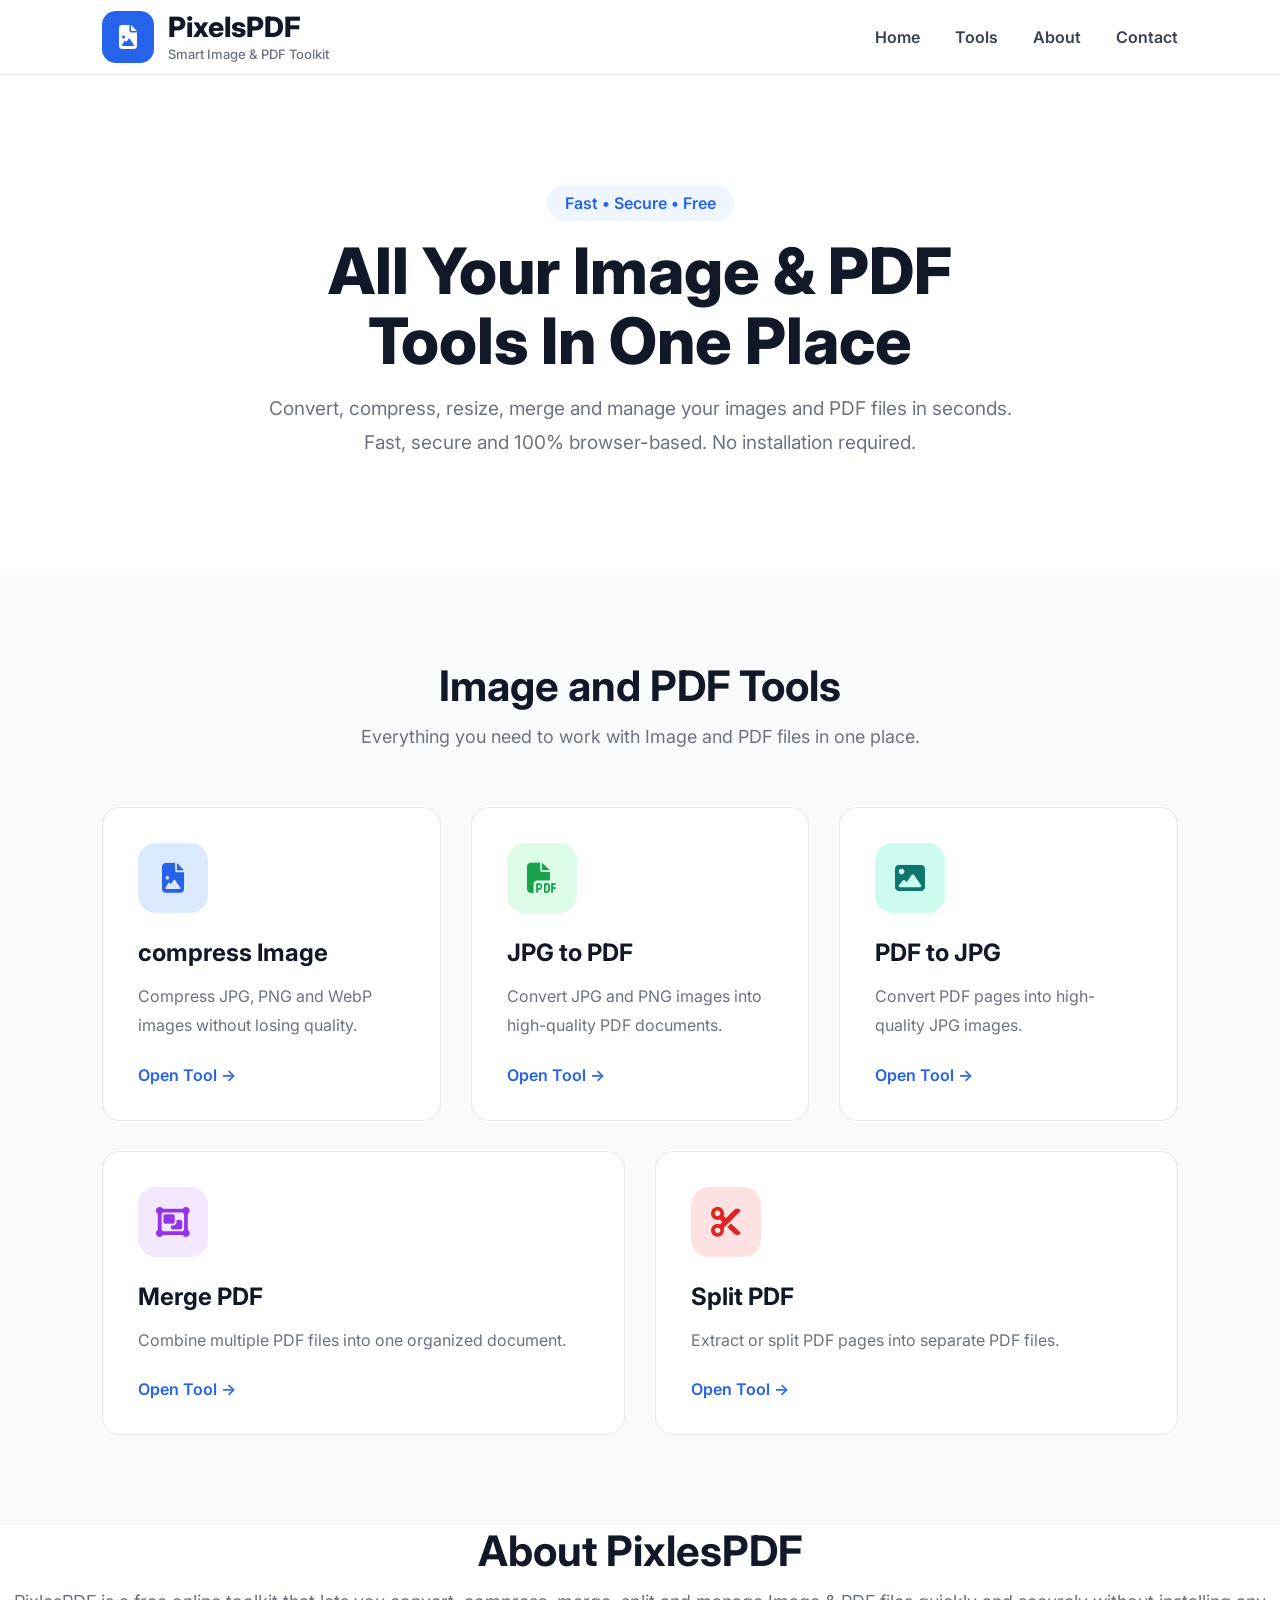
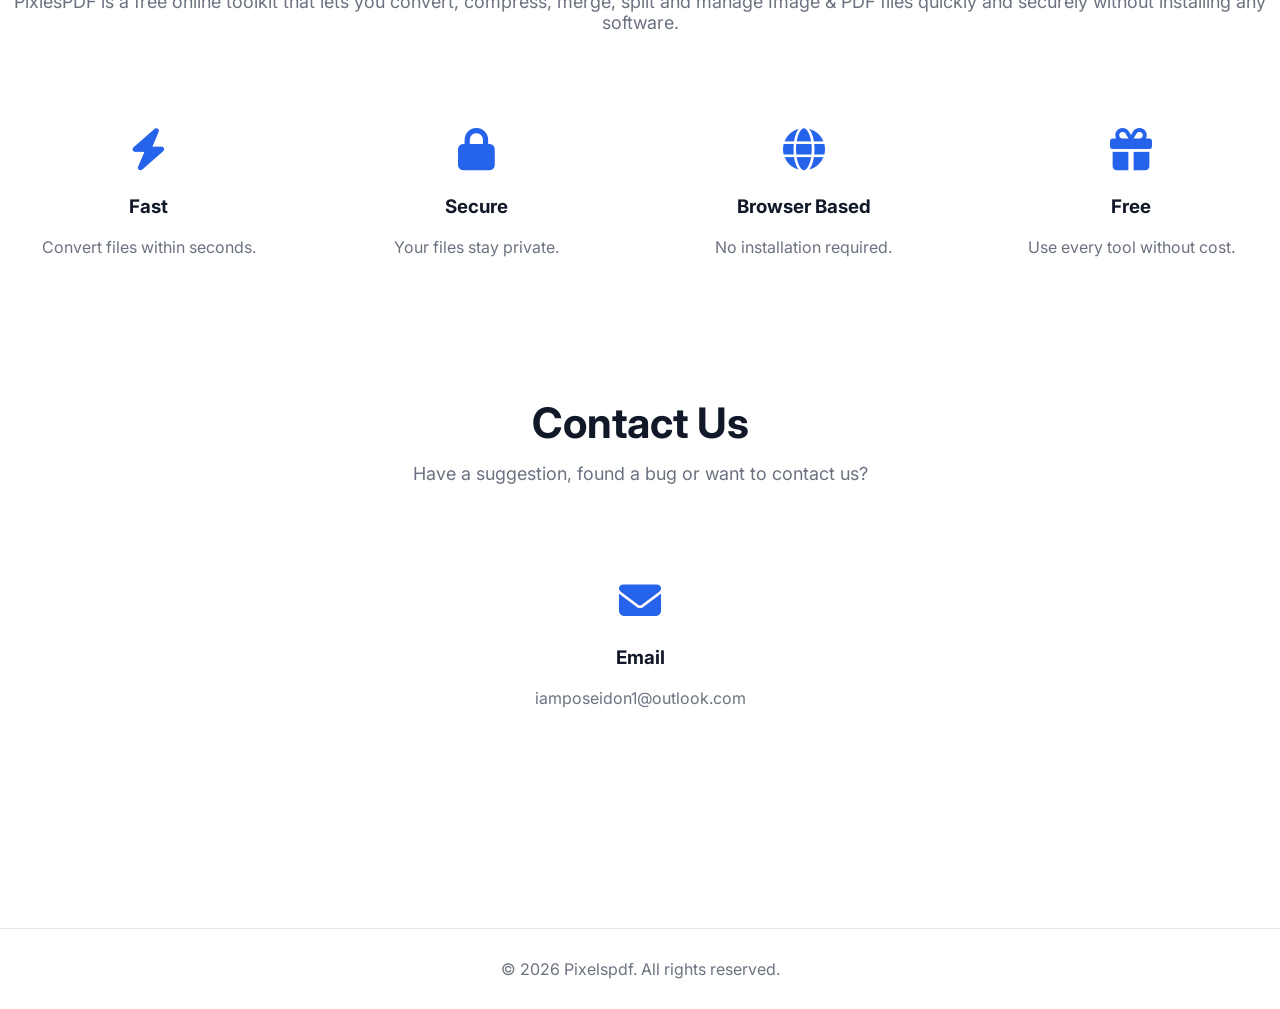
<file: index.html>
<!DOCTYPE html>
<html lang="en">
<head>
<meta charset="UTF-8">
<meta name="viewport" content="width=device-width, initial-scale=1.0">

<title>PixelsPDF - Free Online Image & PDF Tools</title>

<meta name="description" content="Use PixelsPDF to compress images, convert JPG to PDF, merge PDFs, split PDFs, and convert PDF to JPG online for free. Fast, secure, and works entirely in your browser.">

<meta name="robots" content="index, follow">

<meta name="author" content="PixelsPDF">

<meta name="theme-color" content="#2563EB">

<link rel="preconnect" href="https://fonts.googleapis.com">
<link rel="preconnect" href="https://fonts.gstatic.com" crossorigin>

<link href="https://fonts.googleapis.com/css2?family=Inter:wght@400;500;600;700;800&display=swap" rel="stylesheet">

<link rel="stylesheet" href="https://cdnjs.cloudflare.com/ajax/libs/font-awesome/6.6.0/css/all.min.css">

<link rel="stylesheet" href="css/style.css">

<link rel="icon" href="logos/Favicon.png" type="image/png">

</head>

<body>

<header>

   <a href="index.html" class="logo">

    <div class="logo-icon">
        <i class="fa-solid fa-file-image"></i>
    </div>

    <div class="logo-text">
        <span>PixelsPDF</span>
        <small>Smart Image & PDF Toolkit</small>
    </div>

</a>

    <nav id="navbar">

        <a href="index.html">Home</a>
        <a href="#tools">Tools</a>
        <a href="#about">About</a>
        <a href="#contact">Contact</a>

    </nav>

    <div class="menu-btn" id="menuBtn">
        <i class="fa-solid fa-bars"></i>
    </div>

</header>

<section class="hero">

    <div class="hero-content">

        <span class="hero-badge">
            Fast • Secure • Free
        </span>

       <h1>All Your Image & PDF Tools In One Place</h1>

        <p>
    Convert, compress, resize, merge and manage your images and PDF files in seconds.
    Fast, secure and 100% browser-based. No installation required.
</p>

    </div>

</section>

<section class="tools" id="tools">

    <div class="section-header">

        <h2>Image and PDF Tools</h2>

        <p>
            Everything you need to work with Image and PDF files in one place.
        </p>

    </div>

    <!-- First Row -->

<div class="tools-grid">

    <!-- Compress Image -->
    <a href="compress-image.html" class="tool-card blue-card">

        <div class="icon blue">
            <i class="fa-solid fa-file-image"></i>
        </div>

        <h3>compress Image</h3>

        <p>
            Compress JPG, PNG and WebP images
            without losing quality.
        </p>

        <span>Open Tool →</span>

    </a>

    <!-- JPG to PDF -->

    <a href="jpg-to-pdf.html" class="tool-card green-card">

        <div class="icon green">
            <i class="fa-solid fa-file-pdf"></i>
        </div>

        <h3>JPG to PDF</h3>

        <p>
            Convert JPG and PNG images into
            high-quality PDF documents.
        </p>

        <span>Open Tool →</span>

    </a>

    <!-- PDF to JPG -->

    <a href="pdf-to-jpg.html" class="tool-card orange-card">

        <div class="icon orange">
            <i class="fa-solid fa-image"></i>
        </div>

        <h3>PDF to JPG</h3>

        <p>
            Convert PDF pages into
            high-quality JPG images.
        </p>

        <span>Open Tool →</span>

    </a>

</div>

<!-- Second Row -->

<div class="tools-grid-bottom">

    <!-- Merge PDF -->

    <a href="merge-pdf.html" class="tool-card purple-card">

        <div class="icon purple">
            <i class="fa-solid fa-object-group"></i>
        </div>

        <h3>Merge PDF</h3>

        <p>
            Combine multiple PDF files into
            one organized document.
        </p>

        <span>Open Tool →</span>

    </a>

    <!-- Split PDF -->

    <a href="split-pdf.html" class="tool-card red-card">

        <div class="icon red">
            <i class="fa-solid fa-scissors"></i>
        </div>

        <h3>Split PDF</h3>

        <p>
            Extract or split PDF pages
            into separate PDF files.
        </p>

        <span>Open Tool →</span>

    </a>

</div>

</section>

<section id="about" class="about">

    <div class="section-header">

        <h2>About PixlesPDF</h2>

        <p>
            PixlesPDF is a free online toolkit that lets you convert,
            compress, merge, split and manage Image & PDF files quickly
            and securely without installing any software.
        </p>

    </div>

    <div class="feature-grid">

        <div class="feature-box">

            <i class="fa-solid fa-bolt"></i>

            <h3>Fast</h3>

            <p>Convert files within seconds.</p>

        </div>

        <div class="feature-box">

            <i class="fa-solid fa-lock"></i>

            <h3>Secure</h3>

            <p>Your files stay private.</p>

        </div>

        <div class="feature-box">

            <i class="fa-solid fa-globe"></i>

            <h3>Browser Based</h3>

            <p>No installation required.</p>

        </div>

        <div class="feature-box">

            <i class="fa-solid fa-gift"></i>

            <h3>Free</h3>

            <p>Use every tool without cost.</p>

        </div>

    </div>

</section>

<section id="contact" class="features">

    <div class="section-header">

        <h2>Contact Us</h2>

        <p>

            Have a suggestion, found a bug or want to contact us?

        </p>

    </div>

    <div class="feature-box">

        <i class="fa-solid fa-envelope"></i>

        <h3>Email</h3>

        <p>

            iamposeidon1@outlook.com

        </p>

    </div>

</section>

<footer>

© 2026 Pixelspdf. All rights reserved.

</footer>
<script src="js/navbar.js"></script>
</body>
</html>
</file>
<file: css/style.css>
/* ==========================
   GOOGLE FONT RESET
========================== */

*{
    margin:0;
    padding:0;
    box-sizing:border-box;
    font-family:'Inter',sans-serif;
}

body{
    background:#ffffff;
    color:#111827;
    overflow-x:hidden;
}

/* ==========================
   ROOT VARIABLES
========================== */

:root{
    --primary:#2563EB;
    --text:#111827;
    --gray:#6B7280;
    --border:#E5E7EB;
    --background:#F8FAFC;
    --white:#ffffff;
}



/* ==========================
   HEADER
========================== */

header{
    width:100%;
    height:75px;

    display:flex;
    justify-content:space-between;
    align-items:center;

    padding:0 8%;

    background:#ffffff;

    border-bottom:1px solid #e5e7eb;

    position:sticky;
    top:0;

    z-index:1000;
}

.logo{
    display:flex;
    align-items:center;
    gap:14px;
    text-decoration:none;
}

.logo-icon{
    width:52px;
    height:52px;
    background:#2563EB;
    border-radius:14px;
    display:flex;
    align-items:center;
    justify-content:center;
    flex-shrink:0;
}

.logo-icon i{
    color:#fff;
    font-size:24px;
}

.logo-text{
    display:flex;
    flex-direction:column;
    line-height:1.2;
}

.logo-text span{
    font-size:28px;
    font-weight:800;
    color:#111827;
}

.logo-text small{
    font-size:13px;
    font-weight:500;
    color:#6B7280;
    margin-top:2px;
}

.tools-grid a{

    text-decoration:none;

    color:inherit;

}

.tools-grid-bottom a{
    
     text-decoration:none;

    color:inherit;
}

nav{

    display:flex;
    gap:35px;

}

nav a{

    text-decoration:none;

    color:#374151;

    font-weight:600;

    position:relative;

    transition:.3s;

}

nav a:hover{

    color:#2563EB;

}

nav a::after{

    content:"";

    position:absolute;

    left:0;

    bottom:-6px;

    width:0;

    height:2px;

    background:#2563EB;

    transition:.3s;

}

nav a:hover::after{

    width:100%;

}

.menu-btn{

    display:none;

    font-size:28px;

    color:#2563EB;

    cursor:pointer;

}

/* ==========================
   HERO
========================== */

.hero{

    min-height:55vh;

    display:flex;

    justify-content:center;

    align-items:center;

    padding:30px 8%;

    text-align:center;

}

.hero-content{

    max-width:760px;

}

.hero-badge{

    display:inline-block;

    padding:8px 18px;

    background:#EFF6FF;

    color:#2563EB;

    border-radius:50px;

    font-weight:600;

    margin-bottom:15px;

}

.hero h1{

    font-size:64px;

    font-weight:800;

    line-height:1.1;

    margin-bottom:15px;

}

.hero p{

    font-size:19px;

    color:#6B7280;

    line-height:1.8;

    margin-bottom:0;

}

.hero-buttons{

    display:flex;

    justify-content:center;

    gap:20px;

    flex-wrap:wrap;

}

.primary-btn{

    background:#2563EB;

    color:white;

    border:none;

    padding:16px 34px;

    border-radius:10px;

    font-size:16px;

    font-weight:600;

    cursor:pointer;

    transition:.3s;

}

.primary-btn:hover{

    background:#1D4ED8;

}

.secondary-btn{

    background:white;

    color:#111827;

    border:1px solid #d1d5db;

    padding:16px 34px;

    border-radius:10px;

    font-size:16px;

    font-weight:600;

    cursor:pointer;

    transition:.3s;

}

.secondary-btn:hover{

    background:#F8FAFC;

}

/* ==========================
   TOOLS SECTION
========================== */

.tools{

    padding:90px 8%;

    background:#F8FAFC;

}

.section-header{

    text-align:center;

    margin-bottom:60px;

}

.section-header h2{

    font-size:42px;

    margin-bottom:15px;

}

.section-header p{

    color:#6B7280;

    font-size:18px;

}

.tools-grid{

    display:grid;

    grid-template-columns:repeat(3,1fr);

    gap:30px;

}

.tools-grid-bottom{

    display:grid;

    grid-template-columns:repeat(2,1fr);

    gap:30px;

    margin-top:30px;

}

.tool-card{

    background:#fff;

    border:1px solid #E5E7EB;

    border-radius:18px;

    padding:35px;

    cursor:pointer;

    transition:.35s;

}

.tool-card:hover{

    transform:translateY(-10px);

    border-color:transparent;

    box-shadow:0 20px 45px rgba(0,0,0,.18);

}

.icon{

    width:70px;

    height:70px;

    border-radius:18px;

    display:flex;

    justify-content:center;

    align-items:center;

    margin-bottom:25px;

    transition:.35s;

}

.tool-card:hover .icon{

    transform:scale(1.12) rotate(6deg);

}

.icon i{

    font-size:30px;

}

.blue-card:hover{
    background:#2563EB;
    color:white;
}

.green-card:hover{
    background:#16A34A;
    color:white;
}

.orange-card:hover{
    background:#0F766E;
    color:white;
}

.purple-card:hover{
    background:#9333EA;
    color:white;
}

.red-card:hover{
    background:#DC2626;
    color:white;
}

.tool-card:hover h3,
.tool-card:hover p,
.tool-card:hover span{
    color:inherit;
}

.blue{

    background:#DBEAFE;

    color:#2563EB;

}

.green{

    background:#DCFCE7;

    color:#16A34A;

}

.orange{
    background:#CCFBF1;
    color:#0F766E;
}

.purple{

    background:#F3E8FF;

    color:#9333EA;

}

.red{

    background:#FEE2E2;

    color:#DC2626;

}


.tool-card h3{

    font-size:24px;

    margin-bottom:15px;

}

.tool-card p{

    color:#6B7280;

    line-height:1.8;

    margin-bottom:25px;

}

.tool-card span{

    color:#2563EB;

    font-weight:600;

    transition:.3s;

}

.tool-card:hover span{

    letter-spacing:.8px;

}

@media(max-width:900px){

.tools-grid{

    grid-template-columns:1fr;

}

.tools-grid-bottom{

    grid-template-columns:1fr;

}

.tools-grid-bottom .tool-card{

    min-height:280px;

    display:flex;

    flex-direction:column;

    justify-content:center;

}

}


.section-title{

    font-size:40px;

    margin-bottom:40px;

}


/* ==========================
   FOOTER
========================== */

footer{

    margin-top:80px;

    border-top:1px solid #e5e7eb;

    padding:30px;

    text-align:center;

    color:#6B7280;

}

/* ==========================
   MOBILE
========================== */

@media(max-width:768px){

header{

    padding:0 20px;

}

nav{

    position:absolute;

    top:75px;

    left:0;

    width:100%;

    background:white;

    flex-direction:column;

    align-items:center;

    padding:25px 0;

    gap:20px;

    display:none;

    border-bottom:1px solid #e5e7eb;

}

nav.active{

    display:flex;

}

.menu-btn{

    display:block;

}

.hero{

    min-height:70vh;

    padding:60px 20px;

}

.hero h1{

    font-size:42px;

}

.hero p{

    font-size:16px;

}

.hero-buttons{

    flex-direction:column;

}

.primary-btn,
.secondary-btn{

    width:100%;

}

}

/* ==========================
   FEATURES
========================== */

.features{
    padding:100px 8%;
    background:#ffffff;
}

.feature-grid{
    display:grid;
    grid-template-columns:repeat(4,1fr);
    gap:30px;
    margin-top:60px;
}

.feature-box{

    text-align:center;

    padding:35px;

    border-radius:18px;

    transition:.35s;

}

.feature-box:hover{

    background:#F8FAFC;

    transform:translateY(-8px);

}

.feature-box i{

    font-size:42px;

    color:#2563EB;

    margin-bottom:25px;

}

.feature-box h3{

    margin-bottom:15px;

}

.feature-box p{

    color:#6B7280;

    line-height:1.8;

}

@media(max-width:1000px){

.feature-grid{

grid-template-columns:repeat(2,1fr);

}

}

@media(max-width:700px){

.feature-grid{

grid-template-columns:1fr;

}

}
</file>
